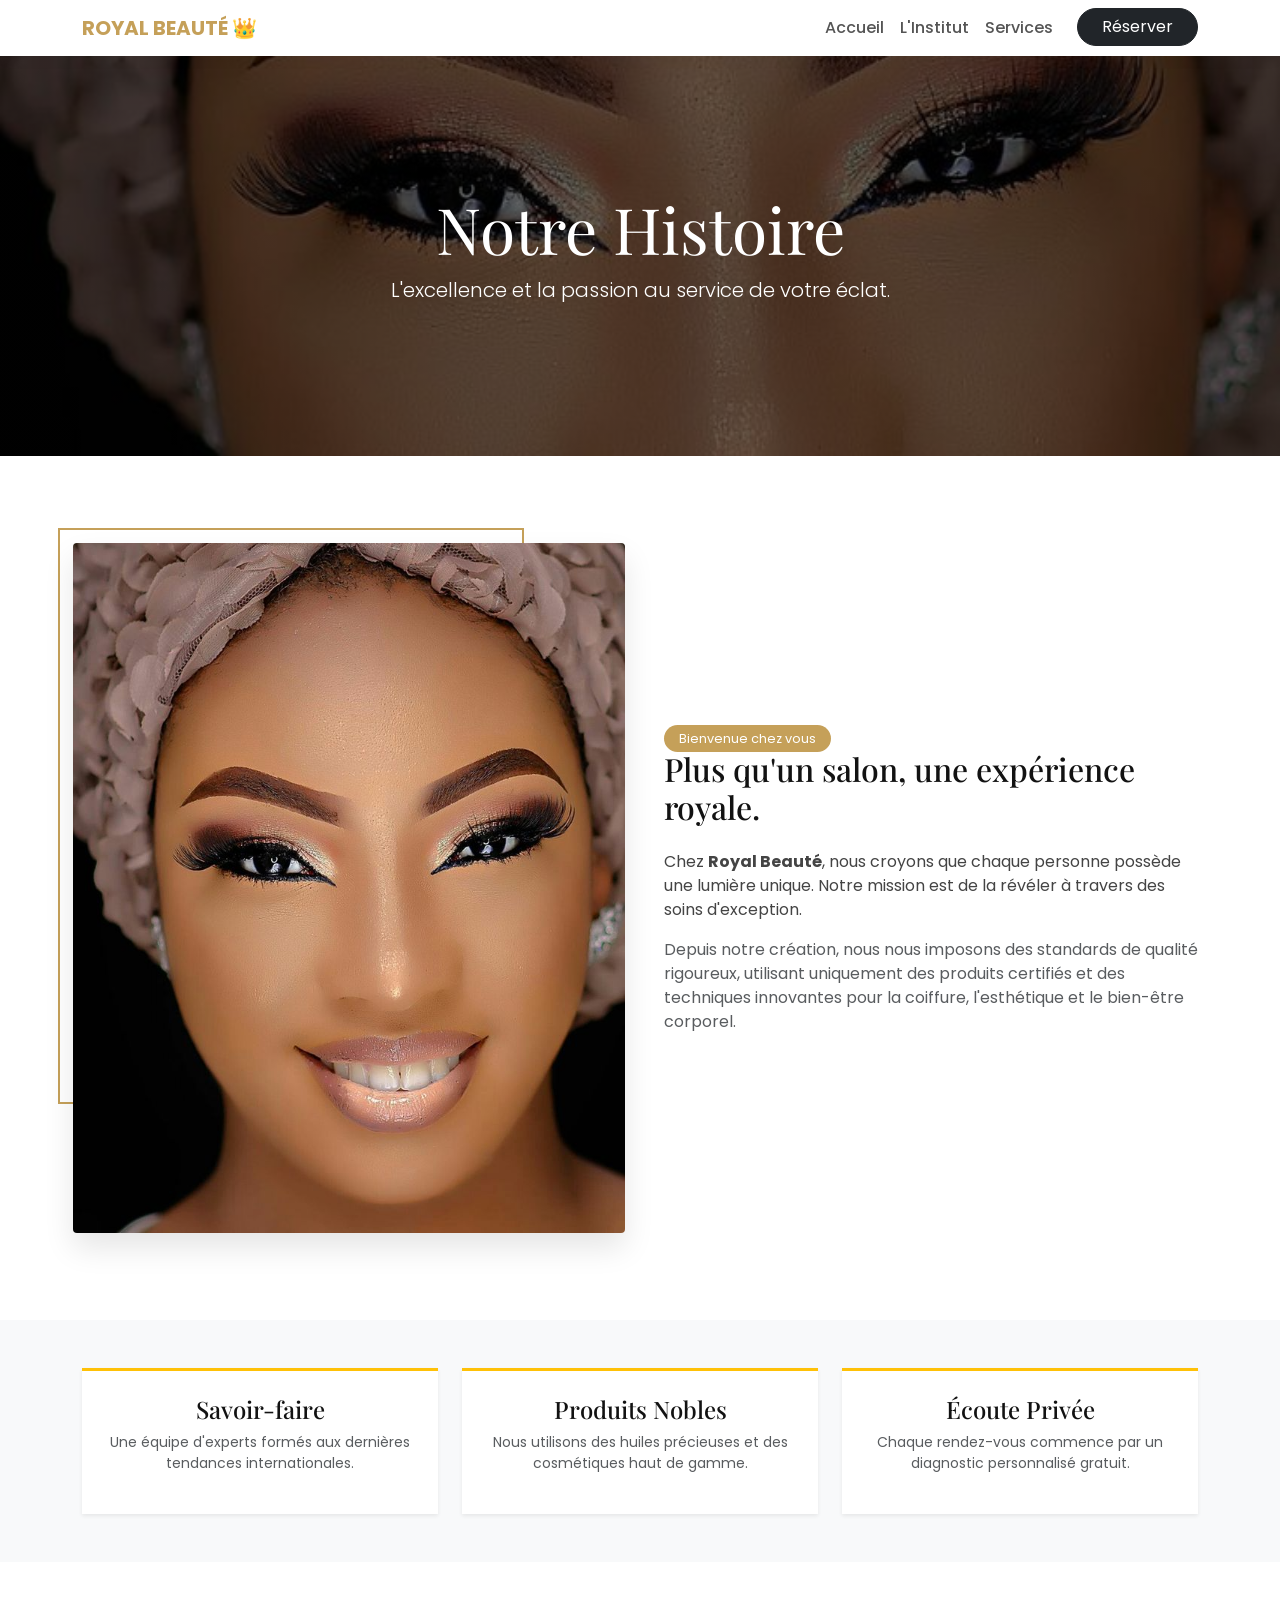
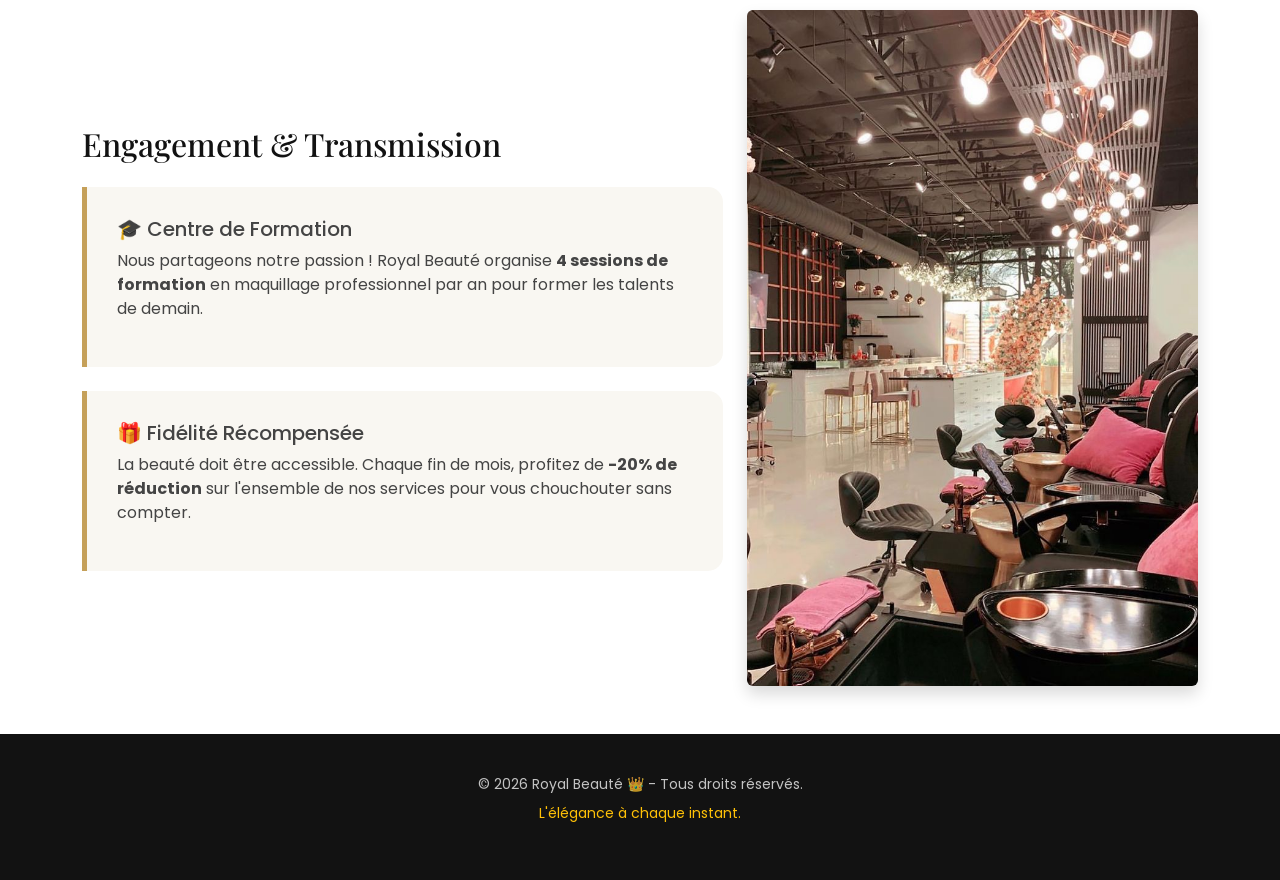
<file: A propos.html>
<!doctype html>
<html lang="fr">
<head>
  <meta charset="utf-8">
  <meta name="viewport" content="width=device-width, initial-scale=1">
  <title>L'Institut | Royal Beauté 👑</title>
  <link href="https://cdn.jsdelivr.net/npm/bootstrap@5.3.0/dist/css/bootstrap.min.css" rel="stylesheet">
  <link href="https://fonts.googleapis.com/css2?family=Playfair+Display:ital,wght@0,700;1,400&family=Poppins:wght@300;400;600&display=swap" rel="stylesheet">
  
  <style>
    :root {
      --royal-gold: #c5a059;
      --royal-dark: #121212;
      --soft-cream: #f9f7f2;
    }

    body { font-family: 'Poppins', sans-serif; background-color: white; color: #444; }
    h1, h2, h3, .royal-title { font-family: 'Playfair Display', serif; color: var(--royal-dark); }

    /* Navbar Luxe */
    .navbar { background: white !important; box-shadow: 0 2px 15px rgba(0,0,0,0.05); }
    .navbar-brand { color: var(--royal-gold) !important; font-weight: 700; }
    .nav-link { color: #555 !important; font-weight: 500; transition: 0.3s; }
    .nav-link:hover { color: var(--royal-gold) !important; }

    /* Header Section */
    .about-header {
      background: linear-gradient(rgba(0,0,0,0.6), rgba(0,0,0,0.6)), url('image/télécharger 2.jpg');
      background-size: cover; background-position: center;
      height: 400px; display: flex; align-items: center; justify-content: center;
      color: white; text-align: center;
    }

    /* Section Styles */
    .image-container { position: relative; padding: 15px; }
    .image-container::before {
      content: ""; position: absolute; top: 0; left: 0; width: 80%; height: 80%;
      border: 2px solid var(--royal-gold); z-index: 0;
    }
    .image-container img { position: relative; z-index: 1; border-radius: 4px; box-shadow: 0 15px 30px rgba(0,0,0,0.1); }

    /* Stats / Info Box */
    .promo-card {
      background: var(--soft-cream); border-left: 5px solid var(--royal-gold);
      padding: 30px; border-radius: 0 15px 15px 0;
    }

    .badge-royal {
      background-color: var(--royal-gold); color: white;
      padding: 5px 15px; border-radius: 50px; font-size: 0.8rem;
    }

    footer { background: var(--royal-dark); color: white; padding: 40px 0; }
  </style>
</head>
<body>

<nav class="navbar navbar-expand-lg sticky-top">
  <div class="container">
    <a class="navbar-brand" href="#">ROYAL BEAUTÉ 👑</a>
    <button class="navbar-toggler" type="button" data-bs-toggle="collapse" data-bs-target="#navbarNav">
      <span class="navbar-toggler-icon"></span>
    </button>
    <div class="collapse navbar-collapse" id="navbarNav">
      <ul class="navbar-nav ms-auto">
        <li class="nav-item"><a class="nav-link" href="Accueil.html">Accueil</a></li>
        <li class="nav-item"><a class="nav-link active text-warning" href="A propos.html">L'Institut</a></li>
        <li class="nav-item"><a class="nav-link" href="service.html">Services</a></li>
        <li class="nav-item ms-lg-3"><a class="btn btn-dark rounded-pill px-4" href="Formulaire.php">Réserver</a></li>
      </ul>
    </div>
  </div>
</nav>

<header class="about-header">
  <div class="container">
    <h1 class="display-3 text-white">Notre Histoire</h1>
    <p class="lead italic">L'excellence et la passion au service de votre éclat.</p>
  </div>
</header>

<section class="py-5">
  <div class="container py-4">
    <div class="row align-items-center g-5">
      <div class="col-md-6 image-container">
        <img src="image/télécharger 2.jpg" class="img-fluid" alt="Salon intérieur">
      </div>
      <div class="col-md-6">
        <span class="badge-royal mb-2">Bienvenue chez vous</span>
        <h2 class="mb-4">Plus qu'un salon, une expérience royale.</h2>
        <p>Chez <strong>Royal Beauté</strong>, nous croyons que chaque personne possède une lumière unique. Notre mission est de la révéler à travers des soins d'exception.</p>
        <p class="text-muted">Depuis notre création, nous nous imposons des standards de qualité rigoureux, utilisant uniquement des produits certifiés et des techniques innovantes pour la coiffure, l'esthétique et le bien-être corporel.</p>
      </div>
    </div>
  </div>
</section>

<section class="py-5 bg-light">
  <div class="container">
    <div class="row g-4">
      <div class="col-md-4 text-center">
        <div class="p-4 shadow-sm bg-white h-100 border-top border-warning border-3">
          <h4 class="royal-title">Savoir-faire</h4>
          <p class="small text-muted">Une équipe d'experts formés aux dernières tendances internationales.</p>
        </div>
      </div>
      <div class="col-md-4 text-center">
        <div class="p-4 shadow-sm bg-white h-100 border-top border-warning border-3">
          <h4 class="royal-title">Produits Nobles</h4>
          <p class="small text-muted">Nous utilisons des huiles précieuses et des cosmétiques haut de gamme.</p>
        </div>
      </div>
      <div class="col-md-4 text-center">
        <div class="p-4 shadow-sm bg-white h-100 border-top border-warning border-3">
          <h4 class="royal-title">Écoute Privée</h4>
          <p class="small text-muted">Chaque rendez-vous commence par un diagnostic personnalisé gratuit.</p>
        </div>
      </div>
    </div>
  </div>
</section>

<section class="py-5">
  <div class="container">
    <div class="row align-items-center">
      <div class="col-md-7">
        <h2 class="royal-title mb-4">Engagement & Transmission</h2>
        <div class="promo-card mb-4">
          <h5>🎓 Centre de Formation</h5>
          <p>Nous partageons notre passion ! Royal Beauté organise <strong>4 sessions de formation</strong> en maquillage professionnel par an pour former les talents de demain.</p>
        </div>
        <div class="promo-card">
          <h5>🎁 Fidélité Récompensée</h5>
          <p>La beauté doit être accessible. Chaque fin de mois, profitez de <strong>-20% de réduction</strong> sur l'ensemble de nos services pour vous chouchouter sans compter.</p>
        </div>
      </div>
      <div class="col-md-5 mt-4 mt-md-0">
        <img src="image/télécharger 01.jpg" class="img-fluid rounded shadow" alt="Formation maquillage">
      </div>
    </div>
  </div>
</section>

<footer class="text-center">
  <div class="container">
    <p class="mb-0 small opacity-75">© 2026 Royal Beauté 👑 - Tous droits réservés.</p>
    <p class="small text-warning mt-2">L'élégance à chaque instant.</p>
  </div>
</footer>

<script src="https://cdn.jsdelivr.net/npm/bootstrap@5.3.0/dist/js/bootstrap.bundle.min.js"></script>
</body>
</html>
</file>
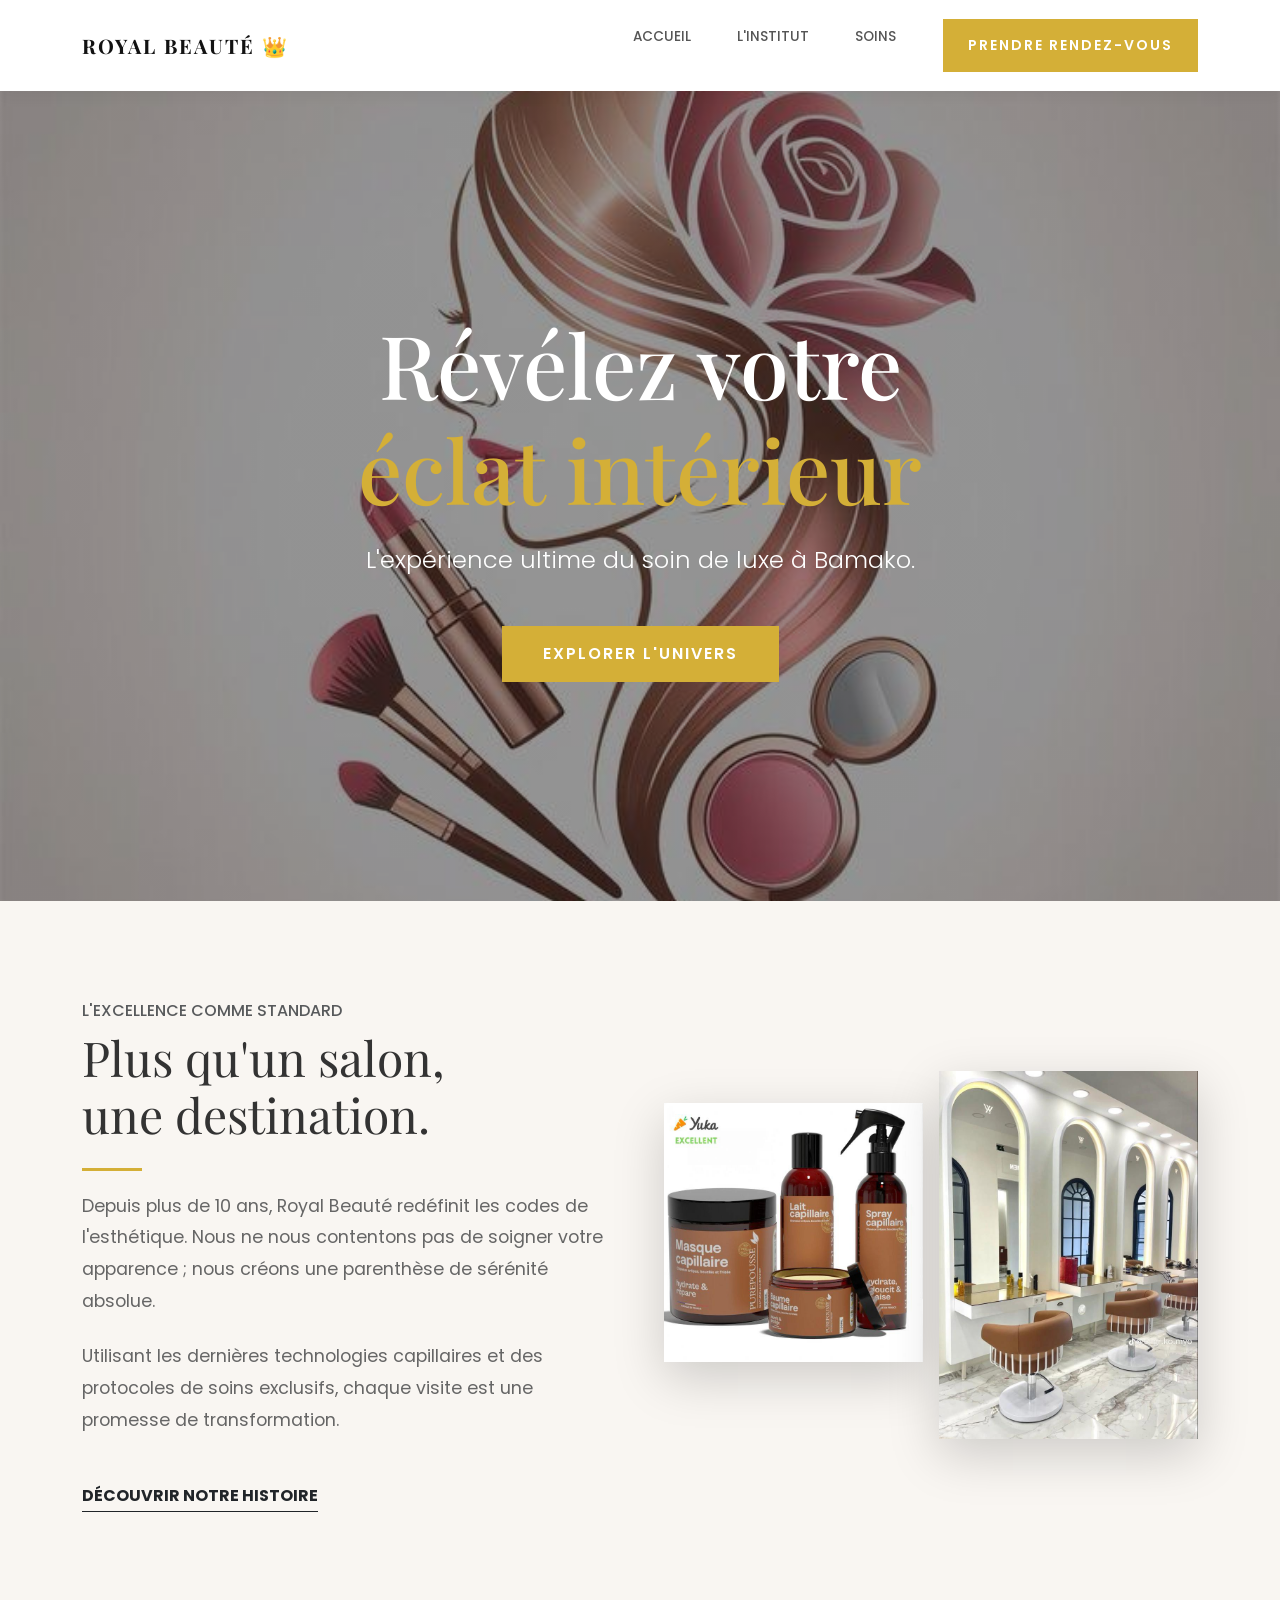
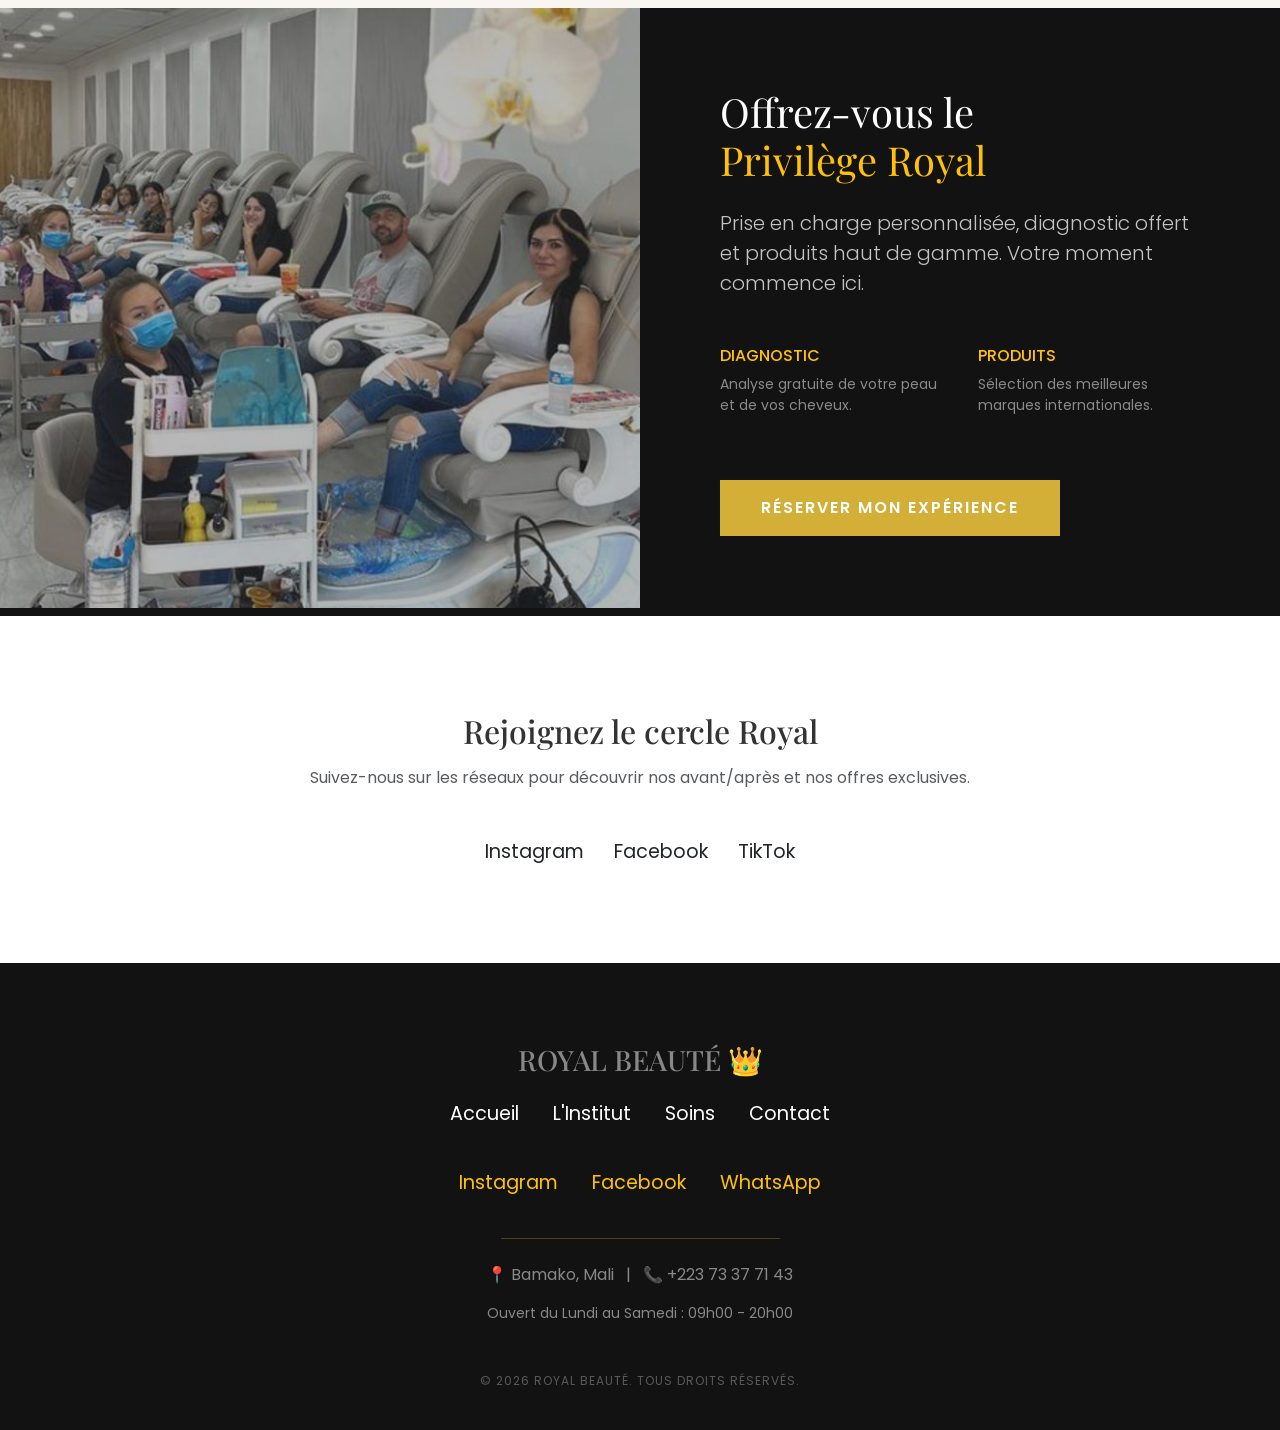
<file: Accueil.html>
<!doctype html>
<html lang="fr">
<head>
  <meta charset="utf-8">
  <meta name="viewport" content="width=device-width, initial-scale=1">
  <title>Royal Beauté 👑 | L'Excellence au service de votre éclat</title>
  
  <link href="https://cdn.jsdelivr.net/npm/bootstrap@5.3.0/dist/css/bootstrap.min.css" rel="stylesheet">
  <link href="https://fonts.googleapis.com/css2?family=Playfair+Display:wght@700&family=Poppins:wght@300;400;600&display=swap" rel="stylesheet">
  
  <style>
    :root {
      --gold: #d4af37;
      --dark-royal: #121212;
      --soft-cream: #f9f6f2;
    }

    body { font-family: 'Poppins', sans-serif; background-color: white; color: #333; overflow-x: hidden; }
    h1, h2, h3, .navbar-brand { font-family: 'Playfair Display', serif; }

    /* Navbar Épurée */
    .navbar { background-color: white !important; padding: 1.2rem 0; box-shadow: 0 2px 15px rgba(0,0,0,0.05); }
    .navbar-brand { color: var(--dark-royal) !important; font-weight: 700; letter-spacing: 2px; }
    .nav-link { color: #555 !important; font-weight: 500; transition: 0.3s; margin: 0 15px; text-transform: uppercase; font-size: 0.85rem; }
    .nav-link:hover { color: var(--gold) !important; }

    /* Hero Vidéo/Image Impact */
    .hero-banner {
      height: 90vh;
      background: linear-gradient(rgba(0,0,0,0.4), rgba(0,0,0,0.4)), url('image/logo3.jpeg');
      background-size: cover;
      background-position: center;
      display: flex;
      align-items: center;
      justify-content: center;
      text-align: center;
      color: white;
    }
    .hero-content h1 { font-size: clamp(3rem, 8vw, 5.5rem); margin-bottom: 20px; }
    
    /* Section Publicitaire 1 : Le Concept */
    .promo-section { padding: 100px 0; background-color: var(--soft-cream); }
    .ad-text { font-size: 1.1rem; line-height: 1.8; color: #666; }
    .gold-divider { width: 60px; height: 3px; background: var(--gold); margin: 20px 0; }

    /* Section Publicitaire 2 : Grande Image & Texte superposé */
    .split-promo { position: relative; padding: 0; background: var(--dark-royal); color: white; }
    .split-img { height: 600px; object-fit: cover; opacity: 0.7; }
    .split-content { padding: 80px; }

    /* Boutons de luxe */
    .btn-royal {
      background-color: var(--gold); color: white;
      border-radius: 0; padding: 15px 40px;
      font-weight: 600; text-transform: uppercase; letter-spacing: 2px;
      transition: 0.4s; border: 1px solid var(--gold);
    }
    .btn-royal:hover { background: white; color: var(--gold); }

    /* Footer */
    footer { background: var(--dark-royal); color: #888; padding: 80px 0 40px; }
    .social-link { color: white; text-decoration: none; font-size: 1.2rem; margin: 0 15px; transition: 0.3s; }
    .social-link:hover { color: var(--gold); }
  </style>
</head>
<body>

<nav class="navbar navbar-expand-lg sticky-top">
  <div class="container">
    <a class="navbar-brand" href="#">ROYAL BEAUTÉ 👑</a>
    <button class="navbar-toggler" type="button" data-bs-toggle="collapse" data-bs-target="#menu">
      <span class="navbar-toggler-icon"></span>
    </button>
    <div class="collapse navbar-collapse" id="menu">
      <ul class="navbar-nav ms-auto">
        <li class="nav-item"><a class="nav-link" href="Accueil.html">Accueil</a></li>
        <li class="nav-item"><a class="nav-link" href="A propos.html">L'Institut</a></li>
        <li class="nav-item"><a class="nav-link" href="service.html">Soins</a></li>
        <li class="nav-item ms-lg-4"><a class="btn btn-royal btn-sm px-4" href="Formulaire.php">Prendre rendez-vous</a></li>
      </ul>
    </div>
  </div>
</nav>

<header class="hero-banner">
  <div class="container hero-content">
    <h1 class="animate__animated animate__fadeInUp">Révélez votre <br><span style="color: var(--gold);">éclat intérieur</span></h1>
    <p class="fs-4 mb-5 fw-light">L'expérience ultime du soin de luxe à Bamako.</p>
    <a href="service.html" class="btn btn-royal">Explorer l'univers</a>
  </div>
</header>

<section class="promo-section">
  <div class="container">
    <div class="row align-items-center g-5">
      <div class="col-lg-6">
        <h6 class="text-uppercase text-muted ls-2">L'Excellence comme standard</h6>
        <h2 class="display-5 mb-4">Plus qu'un salon, <br>une destination.</h2>
        <div class="gold-divider"></div>
        <p class="ad-text mb-4">
          Depuis plus de 10 ans, Royal Beauté redéfinit les codes de l'esthétique. Nous ne nous contentons pas de soigner votre apparence ; nous créons une parenthèse de sérénité absolue. 
        </p>
        <p class="ad-text mb-5">
          Utilisant les dernières technologies capillaires et des protocoles de soins exclusifs, chaque visite est une promesse de transformation.
        </p>
        <a href="A propos.html" class="text-dark fw-bold text-decoration-none border-bottom border-dark pb-1">DÉCOUVRIR NOTRE HISTOIRE</a>
      </div>
      <div class="col-lg-6">
        <div class="row g-3">
          <div class="col-6 mt-5">
            <img src="image2/1111.jpeg" class="img-fluid shadow-lg" alt="Soin">
          </div>
          <div class="col-6">
            <img src="image/logo4.jpeg" class="img-fluid shadow-lg" alt="Look">
          </div>
        </div>
      </div>
    </div>
  </div>
</section>

<section class="split-promo container-fluid">
  <div class="row">
    <div class="col-lg-6 p-0">
      <img src="image/télécharger r (3).jpg" class="w-100 split-img" alt="Ambiance">
    </div>
    <div class="col-lg-6 d-flex align-items-center split-content">
      <div>
        <h2 class="display-6 mb-4">Offrez-vous le <br><span class="text-warning">Privilège Royal</span></h2>
        <p class="lead opacity-75 mb-5">Prise en charge personnalisée, diagnostic offert et produits haut de gamme. Votre moment commence ici.</p>
        <div class="row g-4 mb-5">
            <div class="col-md-6">
                <h5 class="text-warning h6 text-uppercase">Diagnostic</h5>
                <p class="small text-white-50">Analyse gratuite de votre peau et de vos cheveux.</p>
            </div>
            <div class="col-md-6">
                <h5 class="text-warning h6 text-uppercase">Produits</h5>
                <p class="small text-white-50">Sélection des meilleures marques internationales.</p>
            </div>
        </div>
        <a href="Formulaire.php" class="btn btn-royal">Réserver mon expérience</a>
      </div>
    </div>
  </div>
</section>

<section class="py-5 text-center bg-white">
    <div class="container py-5">
        <h2 class="mb-3">Rejoignez le cercle Royal</h2>
        <p class="text-muted mb-5">Suivez-nous sur les réseaux pour découvrir nos avant/après et nos offres exclusives.</p>
        <div class="d-flex justify-content-center">
            <a href="#" class="social-link text-dark">Instagram</a>
            <a href="#" class="social-link text-dark">Facebook</a>
            <a href="#" class="social-link text-dark">TikTok</a>
        </div>
    </div>
</section>

<footer class="text-center">
  <div class="container">
    <h3 class="footer-title mb-4">ROYAL BEAUTÉ 👑</h3>
    
    <div class="mb-4">
        <a href="Accueil.html" class="social-link">Accueil</a>
        <a href="A propos.html" class="social-link">L'Institut</a>
        <a href="service.html" class="social-link">Soins</a>
        <a href="contact.html" class="social-link">Contact</a>
    </div>

    <div class="mb-4 py-3">
        <a href="#" class="social-link text-warning">Instagram</a>
        <a href="#" class="social-link text-warning">Facebook</a>
        <a href="#" class="social-link text-warning">WhatsApp</a>
    </div>
    
    <hr class="mx-auto w-25 mb-4" style="border-color: var(--gold); opacity: 0.3;">
    
    <p class="footer-info">
        <span class="mx-2">📍 Bamako, Mali</span> | 
        <span class="mx-2">📞 +223 73 37 71 43</span>
    </p>
    <p class="footer-info small mt-2">
        Ouvert du Lundi au Samedi : 09h00 - 20h00
    </p>
    
    <p class="mt-5 mb-0" style="font-size: 0.75rem; letter-spacing: 1px; opacity: 0.6;">
        © 2026 ROYAL BEAUTÉ. TOUS DROITS RÉSERVÉS.
    </p>
  </div>
</footer>

<script src="https://cdn.jsdelivr.net/npm/bootstrap@5.3.0/dist/js/bootstrap.bundle.min.js"></script>
</body>
</html>
</file>
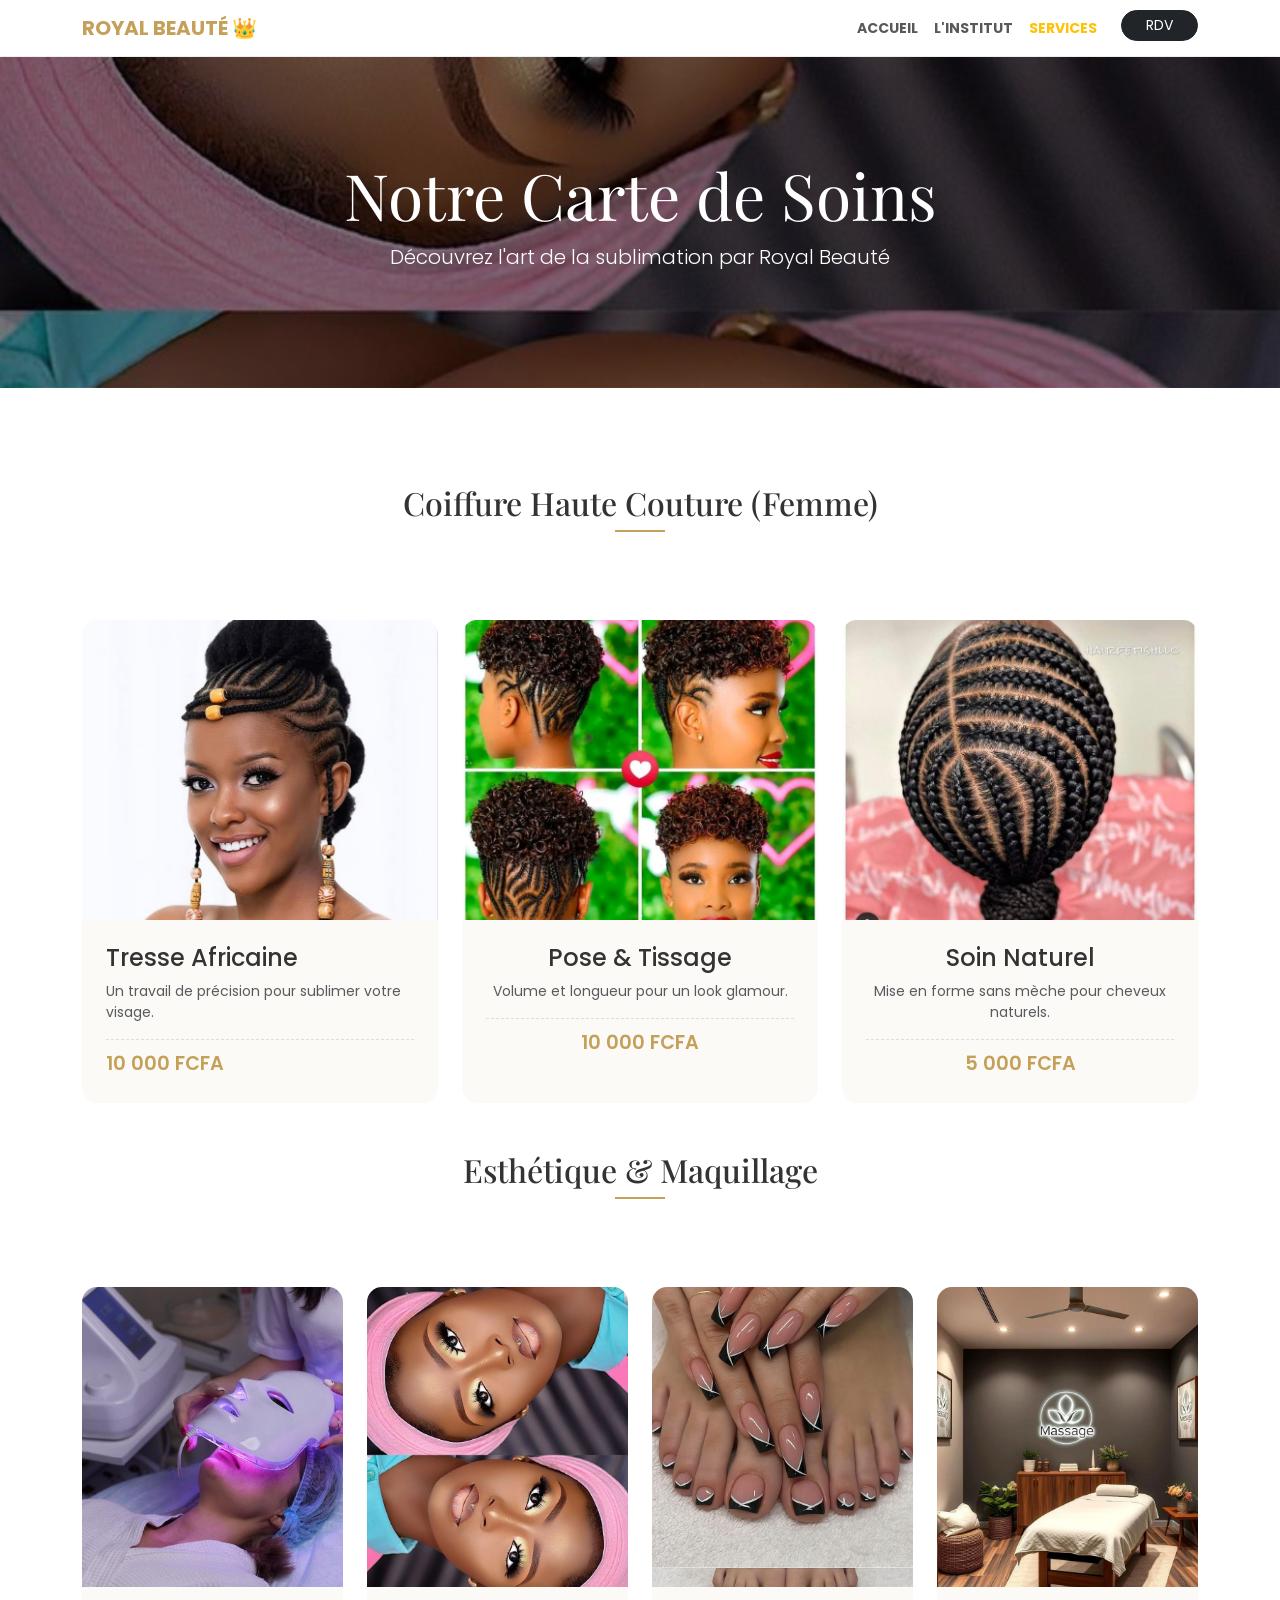
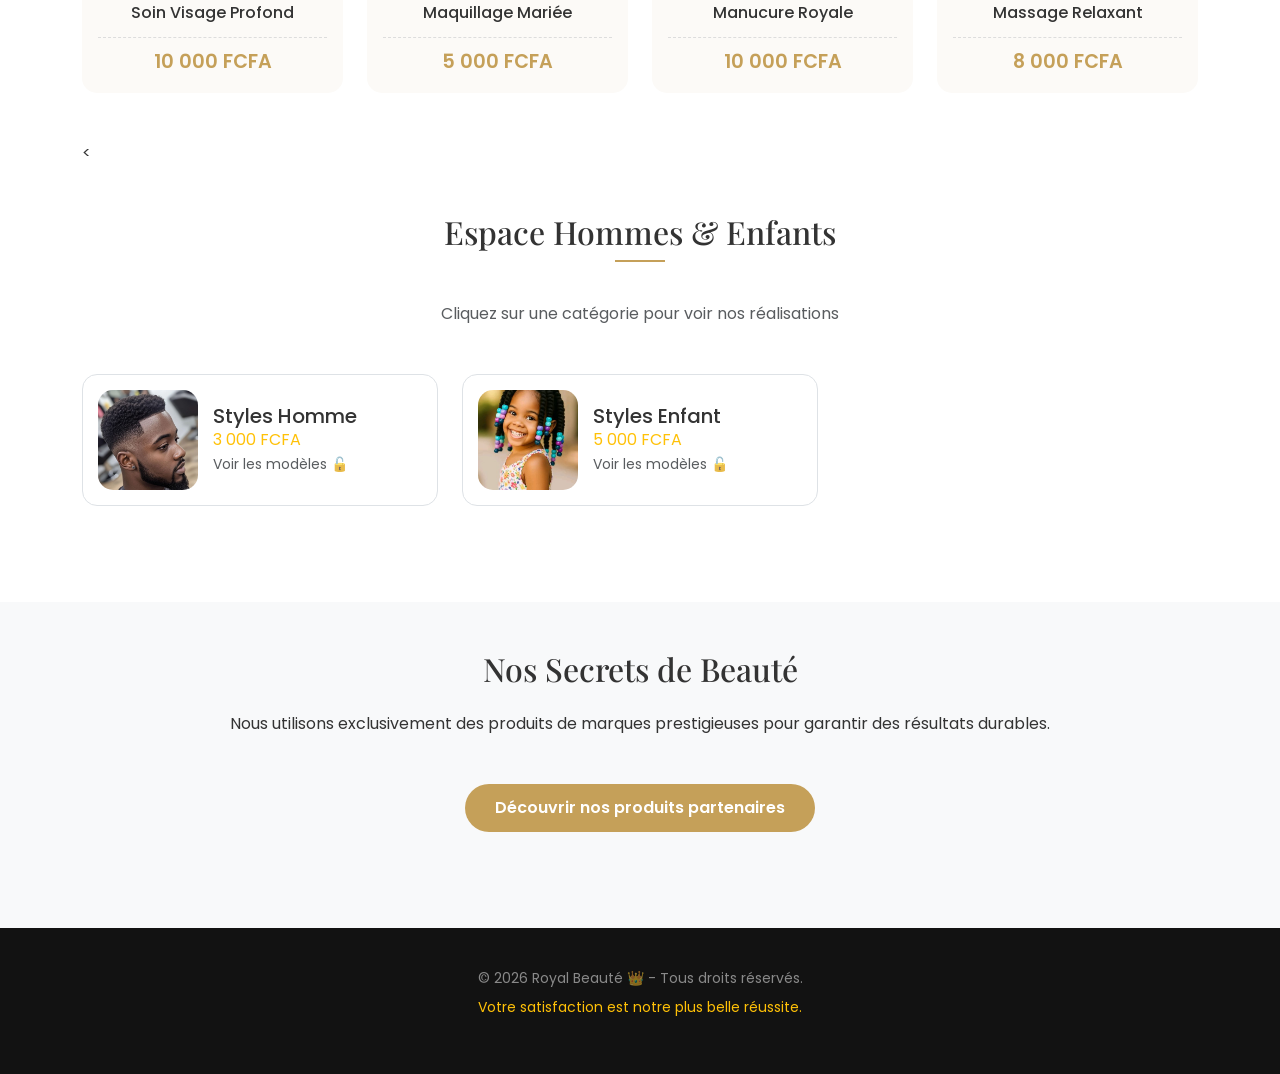
<file: service.html>
<!doctype html>
<html lang="fr">
<head>
  <meta charset="utf-8">
  <meta name="viewport" content="width=device-width, initial-scale=1">
  <title>Nos Services | Royal Beauté 👑</title>
  <link href="https://cdn.jsdelivr.net/npm/bootstrap@5.3.0/dist/css/bootstrap.min.css" rel="stylesheet">
  <link href="https://fonts.googleapis.com/css2?family=Playfair+Display:wght@700&family=Poppins:wght@300;400;600&display=swap" rel="stylesheet">
  
  <style>
    :root {
      --royal-gold: #c5a059;
      --royal-dark: #121212;
      --bg-soft: #fcfaf7;
    }

    body { font-family: 'Poppins', sans-serif; background-color: white; color: #333; }
    h1, h2, h3, .service-category { font-family: 'Playfair Display', serif; }

    /* Navbar Luxe */
    .navbar { background: white !important; border-bottom: 1px solid #eee; }
    .navbar-brand { color: var(--royal-gold) !important; font-weight: 700; }

    /* Hero Section */
    .hero-services {
      background: linear-gradient(rgba(0,0,0,0.5), rgba(0,0,0,0.5)), url('image/make-up.jpg');
      background-size: cover; background-position: center;
      padding: 100px 0; color: white; text-align: center;
    }

    /* Catégories de Services */
    .service-section-title {
      position: relative; display: inline-block; margin-bottom: 40px; padding-bottom: 10px;
    }
    .service-section-title::after {
      content: ""; position: absolute; bottom: 0; left: 50%; width: 50px; height: 2px;
      background: var(--royal-gold); transform: translateX(-50%);
    }

    /* Cartes de Service */
    .service-card {
      border: none; border-radius: 15px; overflow: hidden; transition: 0.4s;
      background: var(--bg-soft); height: 100%;
    }
    .service-card:hover { transform: translateY(-10px); box-shadow: 0 20px 40px rgba(0,0,0,0.1); }
    
    .service-img { height: 300px; object-fit: cover; width: 100%; }
    
    .price-tag {
      color: var(--royal-gold); font-weight: 600; font-size: 1.2rem;
      border-top: 1px dashed #ddd; padding-top: 10px; margin-top: 15px;
    }

    /* Section Produits */
    .product-grid img {
      height: 180px; width: 100%; object-fit: cover; border-radius: 10px;
      transition: 0.3s; filter: grayscale(20%);
    }
    .product-grid img:hover { filter: grayscale(0%); transform: scale(1.05); }

    .btn-royal {
      background: var(--royal-gold); color: white; border: none; padding: 12px 30px;
      border-radius: 50px; font-weight: 600; transition: 0.3s;
    }
    .btn-royal:hover { background: var(--royal-dark); color: white; }

    footer { background: var(--royal-dark); color: white; padding: 40px 0; }
  </style>
</head>
<body>

<nav class="navbar navbar-expand-lg sticky-top">
  <div class="container">
    <a class="navbar-brand" href="#">ROYAL BEAUTÉ 👑</a>
    <div class="collapse navbar-collapse" id="menu">
      <ul class="navbar-nav ms-auto text-uppercase small fw-bold">
        <li class="nav-item"><a class="nav-link" href="Accueil.html">Accueil</a></li>
        <li class="nav-item"><a class="nav-link" href="A propos.html">L'Institut</a></li>
        <li class="nav-item"><a class="nav-link active text-warning" href="service.html">Services</a></li>
        <li class="nav-item ms-lg-3"><a class="btn btn-dark btn-sm rounded-pill px-4 text-white" href="Formulaire.php">RDV</a></li>
      </ul>
    </div>
  </div>
</nav>

<header class="hero-services">
  <div class="container">
    <h1 class="display-3">Notre Carte de Soins</h1>
    <p class="lead">Découvrez l'art de la sublimation par Royal Beauté</p>
  </div>
</header>

<section class="py-5">
  <div class="container py-5">
    
    <div class="text-center mb-5">
      <h2 class="service-section-title">Coiffure Haute Couture (Femme)</h2>
    </div>
    <div class="row g-4 mb-5">
      <div class="col-md-4">
        <div class="service-card">
          <img src="image2/Tresse africaine.jpg" class="service-img" alt="Tresse">
          <div class="p-4">
            <h4>Tresse Africaine</h4>
            <p class="text-muted small">Un travail de précision pour sublimer votre visage.</p>
            <div class="price-tag"> 10 000 FCFA</div>
          </div>
        </div>
      </div>
      <div class="col-md-4">
        <div class="service-card text-center">
          <img src="image/fantasia weave.jpg" class="service-img" alt="Pose">
          <div class="p-4">
            <h4>Pose & Tissage</h4>
            <p class="text-muted small">Volume et longueur pour un look glamour.</p>
            <div class="price-tag">10 000 FCFA</div>
          </div>
        </div>
      </div>
      <div class="col-md-4">
        <div class="service-card text-center">
          <img src="image2/sans meche.jpg" class="service-img" alt="Naturel">
          <div class="p-4">
            <h4>Soin Naturel</h4>
            <p class="text-muted small">Mise en forme sans mèche pour cheveux naturels.</p>
            <div class="price-tag">5 000 FCFA</div>
          </div>
        </div>
      </div>
    </div>

    <div class="text-center mb-5 mt-5">
      <h2 class="service-section-title">Esthétique & Maquillage</h2>
    </div>
    <div class="row g-4 mb-5">
      <div class="col-md-3">
        <div class="service-card text-center">
          <img src="image2/sion du visage.jpg" class="service-img" alt="Visage">
          <div class="p-3">
            <h6>Soin Visage Profond</h6>
            <div class="price-tag">10 000 FCFA</div>
          </div>
        </div>
      </div>
      <div class="col-md-3">
        <div class="service-card text-center">
          <img src="image/make-up.jpg" class="service-img" alt="Maquillage">
          <div class="p-3">
            <h6>Maquillage Mariée</h6>
            <div class="price-tag">5 000 FCFA</div>
          </div>
        </div>
      </div>
      <div class="col-md-3">
        <div class="service-card text-center">
          <img src="image2/télécharger 12.jpg" class="service-img" alt="Nails">
          <div class="p-3">
            <h6>Manucure Royale</h6>
            <div class="price-tag">10 000 FCFA</div>
          </div>
        </div>
      </div>
      <div class="col-md-3">
        <div class="service-card text-center">
          <img src="image/massage.jpg" class="service-img" alt="Massage">
          <div class="p-3">
            <h6>Massage Relaxant</h6>
            <div class="price-tag">8 000 FCFA</div>
          </div>
        </div>
      </div>
    </div>

    <<div class="text-center mb-5 mt-5">
  <h2 class="service-section-title">Espace Hommes & Enfants</h2>
  <p class="text-muted">Cliquez sur une catégorie pour voir nos réalisations</p>
</div>

<div class="row g-4">
  <div class="col-md-4">
    <div class="service-card d-flex align-items-center bg-white border" 
         style="cursor: pointer;" 
         data-bs-toggle="collapse" 
         data-bs-target="#galerieHomme">
      <img src="image2/pour homme.jpg" style="width: 100px; height:100px; object-fit:cover; border-radius:15px; margin: 15px;">
      <div>
        <h5 class="mb-0">Styles Homme</h5>
        <span class="text-warning">3 000 FCFA</span>
        <br><small class="text-muted">Voir les modèles 🔓</small>
      </div>
    </div>
  </div>

  <div class="col-md-4">
    <div class="service-card d-flex align-items-center bg-white border" 
         style="cursor: pointer;" 
         data-bs-toggle="collapse" 
         data-bs-target="#galerieEnfant">
      <img src="image2/pour enfant.jpg" style="width: 100px; height:100px; object-fit:cover; border-radius:15px; margin: 15px;">
      <div>
        <h5 class="mb-0">Styles Enfant</h5>
        <span class="text-warning">5 000 FCFA</span>
        <br><small class="text-muted">Voir les modèles 🔓</small>
      </div>
    </div>
  </div>


<div class="collapse mt-6" id="galerieHomme" data-bs-parent=".row">
  <div class="card card-body bg-light border-0 shadow-sm rounded-4">
    <h5 class="text-center mb-3">Nos Coupes Hommes</h5>
    <div class="row g-2">
      <div class="col-4 col-md-4"><img src="image2/pour homme.jpg" class="img-fluid rounded shadow-sm"></div>
      <div class="col-4 col-md-4"><img src="image2/télécharger (4).jpg" class="img-fluid rounded shadow-sm"></div>
      <div class="col-4 col-md-4"><img src="image2/télécharger (3).jpg" class="img-fluid rounded shadow-sm"></div>
    </div>
  </div>
</div>

<div class="collapse mt-6" id="galerieEnfant" data-bs-parent=".row">
  <div class="card card-body bg-light border-0 shadow-sm rounded-4">
    <h5 class="text-center mb-4">Nos Coupes Enfants</h5>
    <div class="row g-2">
      <div class="col-4 col-md-3"><img src="image2/pour enfant.jpg" class="img-fluid rounded shadow-sm"></div>
      <div class="col-4 col-md-3"><img src="image/télécharger (4).jpg" class="img-fluid rounded shadow-sm"></div>
      <div class="col-4 col-md-3"><img src="image2/pour enfant(2).jpg" class="img-fluid rounded shadow-sm"></div>
      <div class="col-4 col-md-3"><img src="image2/télécharger  enfanf(2).jpg" class="img-fluid rounded shadow-sm"></div>
   
    </div>
  </div>
</div>
</section>

<section class="py-5 bg-light">
  <div class="container text-center">
    <h2 class="mb-4">Nos Secrets de Beauté</h2>
    <p class="mb-5">Nous utilisons exclusivement des produits de marques prestigieuses pour garantir des résultats durables.</p>
    
    <button class="btn btn-royal mb-5" type="button" data-bs-toggle="collapse" data-bs-target="#prodGrid">
      Découvrir nos produits partenaires
    </button>

    <div class="collapse" id="prodGrid">
      <div class="row g-3 product-grid">
        <div class="col-6 col-md-3"><img src="image2/xxxx.jpeg"></div>
        <div class="col-6 col-md-3"><img src="image2/2222.jpeg"></div>
        <div class="col-6 col-md-3"><img src="image/CRÈME APAISANTE.jpg"></div>
        <div class="col-6 col-md-3"><img src="image2/9999.jpeg"></div>
        <div class="col-6 col-md-3"><img src="image2/44444.jpeg"></div>
      </div>
    </div>
  </div>
</section>

<footer class="text-center">
  <div class="container">
    <p class="mb-0 small opacity-50">© 2026 Royal Beauté 👑 - Tous droits réservés.</p>
    <p class="small text-warning mt-2">Votre satisfaction est notre plus belle réussite.</p>
  </div>
</footer>

<script src="https://cdn.jsdelivr.net/npm/bootstrap@5.3.0/dist/js/bootstrap.bundle.min.js"></script>
</body>
</html>
</file>
